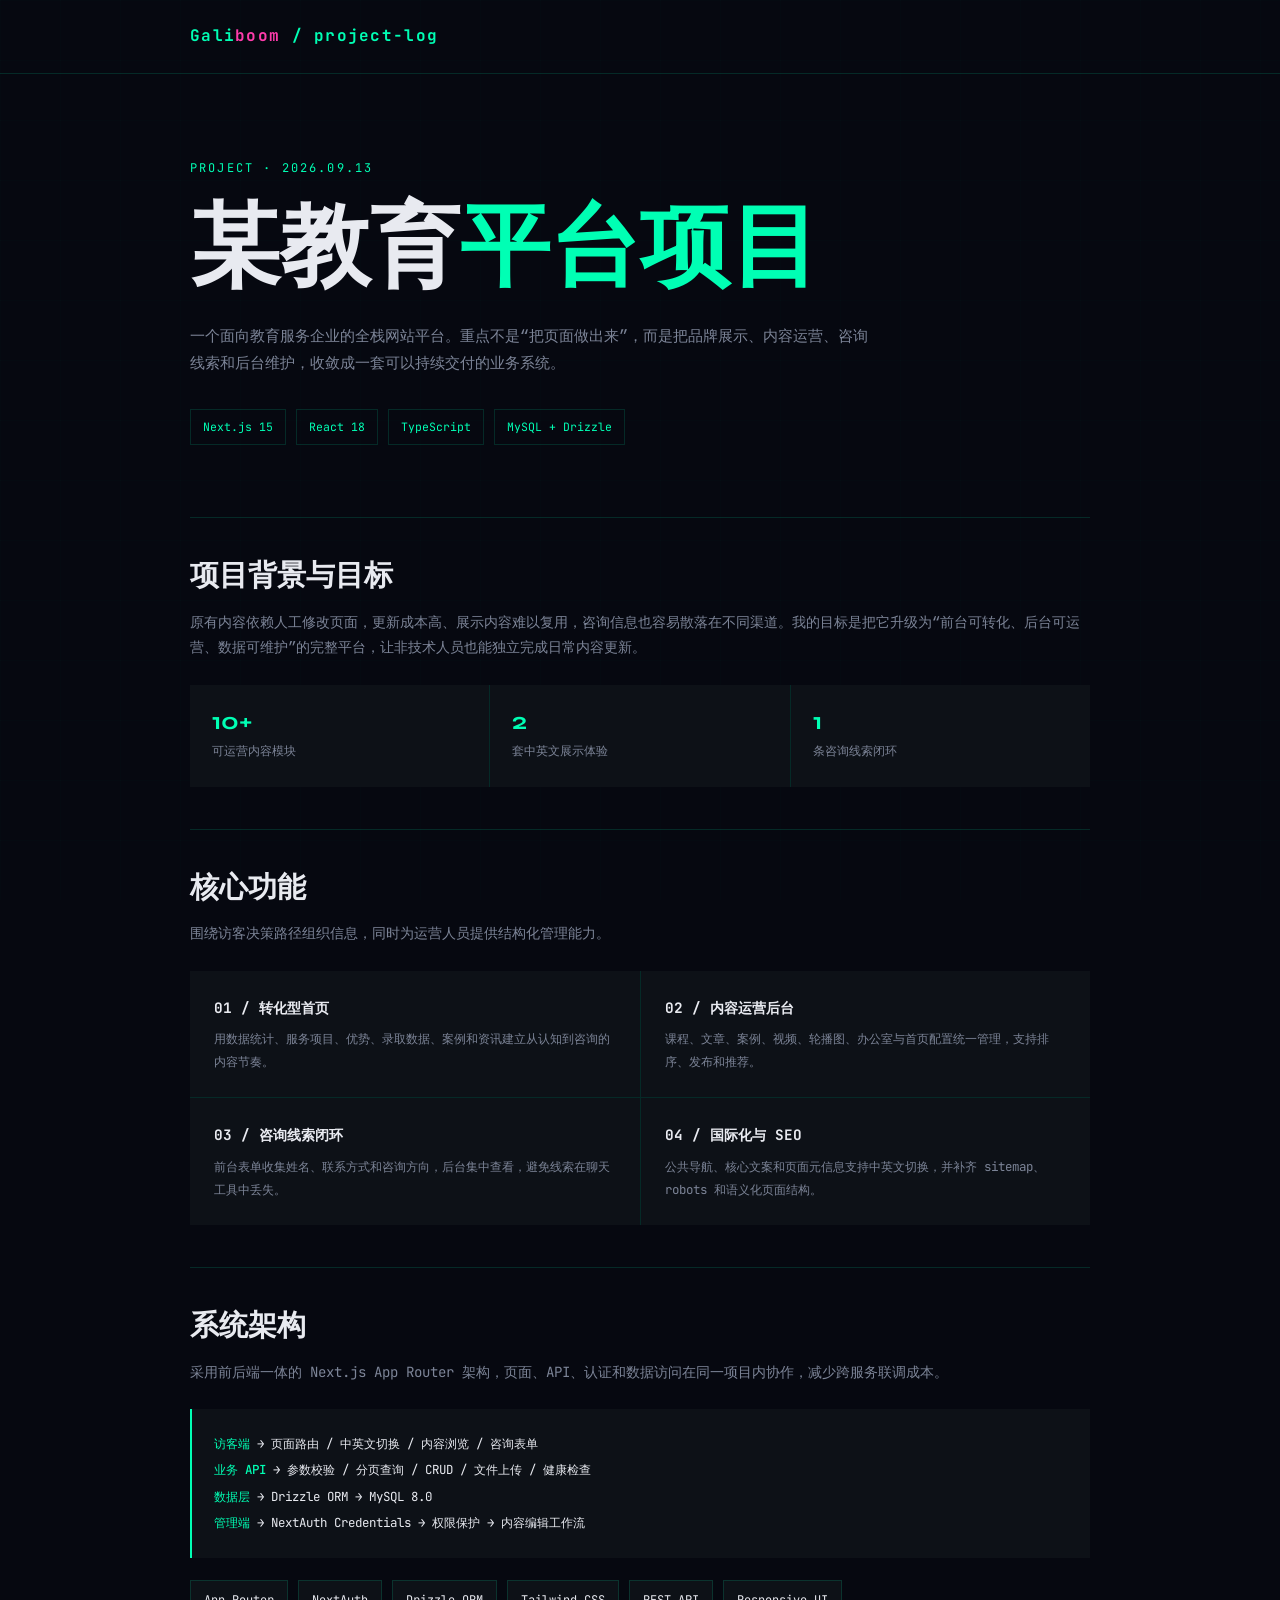
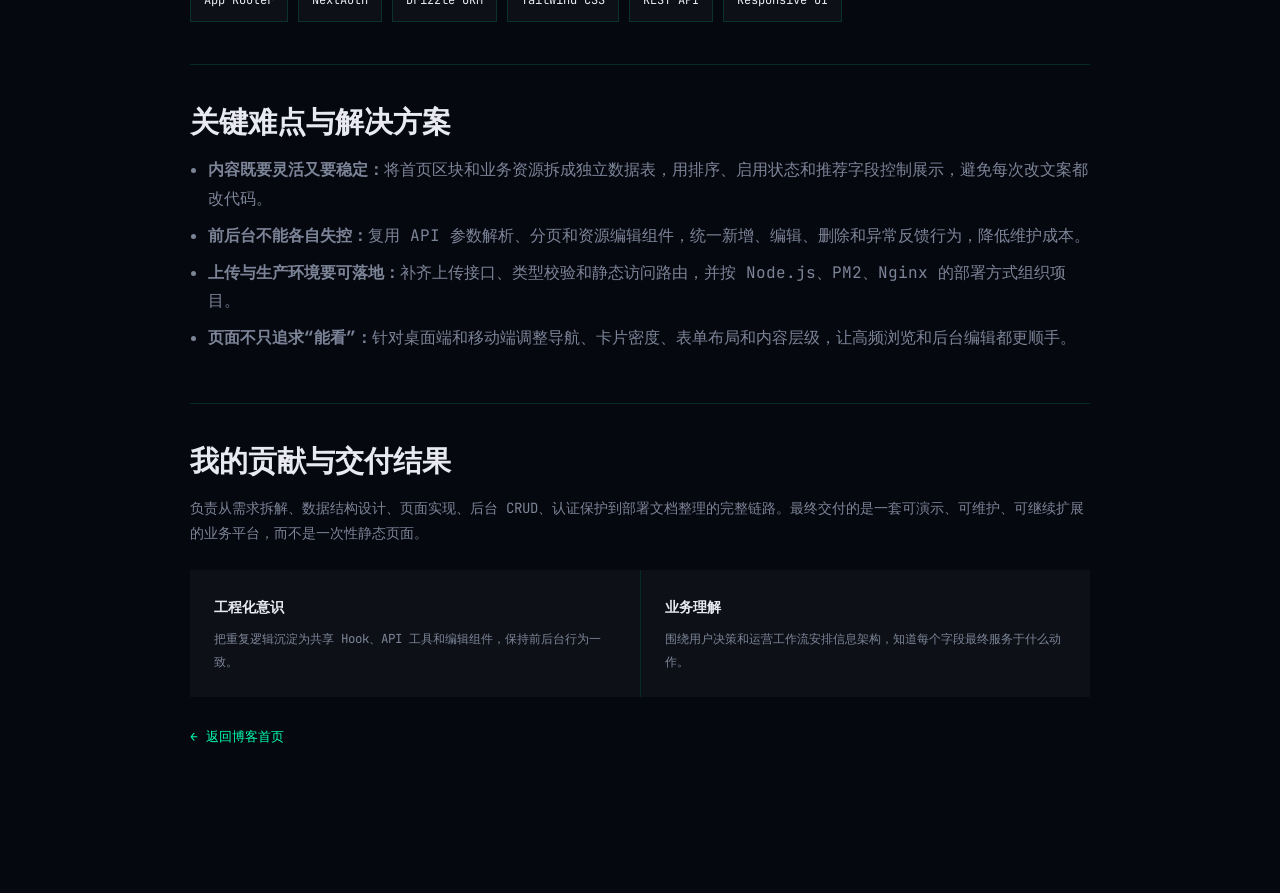
<file: edu-platform.html>
<!DOCTYPE html>
<html lang="zh-CN">
<head>
  <meta charset="UTF-8">
  <meta name="viewport" content="width=device-width, initial-scale=1.0">
  <title>某教育平台项目 · 项目记录</title>
  <link rel="preconnect" href="https://fonts.googleapis.com">
  <link href="https://fonts.googleapis.com/css2?family=JetBrains+Mono:wght@400;500;700&family=Syne:wght@600;700;800&display=swap" rel="stylesheet">
  <style>
    :root { --bg:#060810; --surface:#0d1117; --line:rgba(0,255,180,.14); --accent:#00ffb4; --pink:#ff3cac; --text:#e8eaf0; --muted:#7c8497; }
    * { box-sizing:border-box; margin:0; padding:0; }
    body { min-height:100vh; background:var(--bg); color:var(--text); font-family:"JetBrains Mono",monospace; line-height:1.8; }
    a { color:inherit; }
    .grid { position:fixed; inset:0; z-index:-1; opacity:.5; background-size:60px 60px; background-image:linear-gradient(rgba(0,255,180,.025) 1px,transparent 1px),linear-gradient(90deg,rgba(0,255,180,.025) 1px,transparent 1px); }
    .wrap { width:min(900px,calc(100% - 40px)); margin:auto; }
    nav { border-bottom:1px solid var(--line); padding:22px 0; }
    nav a { color:var(--accent); font-weight:700; text-decoration:none; letter-spacing:.08em; }
    nav span { color:var(--pink); }
    main { padding:84px 0 100px; }
    .eyebrow { color:var(--accent); font-size:.75rem; letter-spacing:.18em; text-transform:uppercase; }
    h1,h2 { font-family:Syne,sans-serif; line-height:1.1; }
    h1 { max-width:760px; margin:20px 0 24px; font-size:clamp(2.6rem,7vw,5.8rem); }
    h1 em { color:var(--accent); font-style:normal; }
    .lead { max-width:680px; color:var(--muted); font-size:.95rem; }
    .meta { display:flex; flex-wrap:wrap; gap:10px; margin:32px 0 72px; }
    .meta span { border:1px solid var(--line); color:var(--accent); padding:7px 12px; font-size:.72rem; }
    section { border-top:1px solid var(--line); padding:42px 0; }
    h2 { margin-bottom:18px; font-size:1.8rem; }
    p { color:var(--muted); font-size:.88rem; }
    .features { display:grid; grid-template-columns:repeat(2,1fr); gap:1px; margin-top:24px; background:var(--line); }
    .feature { background:var(--surface); padding:24px; }
    .feature strong { display:block; color:var(--text); margin-bottom:8px; font-size:.9rem; }
    .feature p, .feature li { font-size:.78rem; }
    .metrics { display:grid; grid-template-columns:repeat(3,1fr); gap:1px; margin-top:24px; background:var(--line); }
    .metric { background:var(--surface); padding:22px; }
    .metric strong { display:block; color:var(--accent); font:700 1.5rem Syne,sans-serif; }
    .metric span { color:var(--muted); font-size:.72rem; }
    .architecture { margin-top:24px; padding:22px; background:var(--surface); border-left:2px solid var(--accent); color:var(--text); font-size:.78rem; line-height:2.1; }
    .architecture b { color:var(--accent); font-weight:500; }
    ul { margin:18px 0 0 18px; color:var(--muted); }
    li { margin:8px 0; }
    .stack { display:flex; flex-wrap:wrap; gap:10px; margin-top:22px; }
    .stack span { color:var(--text); background:var(--surface); border:1px solid var(--line); padding:9px 13px; font-size:.75rem; }
    .back { display:inline-flex; margin-top:28px; color:var(--accent); text-decoration:none; font-size:.8rem; }
    @media (max-width:620px) { .wrap { width:min(100% - 28px,900px); } main { padding-top:56px; } .features { grid-template-columns:1fr; } }
  </style>
</head>
<body>
  <div class="grid"></div>
  <nav><div class="wrap"><a href="index.html">Gali<span>boom</span> / project-log</a></div></nav>
  <main class="wrap">
    <div class="eyebrow">Project · 2026.09.13</div>
    <h1>某教育<em>平台项目</em></h1>
    <p class="lead">一个面向教育服务企业的全栈网站平台。重点不是“把页面做出来”，而是把品牌展示、内容运营、咨询线索和后台维护，收敛成一套可以持续交付的业务系统。</p>
    <div class="meta"><span>Next.js 15</span><span>React 18</span><span>TypeScript</span><span>MySQL + Drizzle</span></div>

    <section>
      <h2>项目背景与目标</h2>
      <p>原有内容依赖人工修改页面，更新成本高、展示内容难以复用，咨询信息也容易散落在不同渠道。我的目标是把它升级为“前台可转化、后台可运营、数据可维护”的完整平台，让非技术人员也能独立完成日常内容更新。</p>
      <div class="metrics">
        <div class="metric"><strong>10+</strong><span>可运营内容模块</span></div>
        <div class="metric"><strong>2</strong><span>套中英文展示体验</span></div>
        <div class="metric"><strong>1</strong><span>条咨询线索闭环</span></div>
      </div>
    </section>

    <section>
      <h2>核心功能</h2>
      <p>围绕访客决策路径组织信息，同时为运营人员提供结构化管理能力。</p>
      <div class="features">
        <div class="feature"><strong>01 / 转化型首页</strong><p>用数据统计、服务项目、优势、录取数据、案例和资讯建立从认知到咨询的内容节奏。</p></div>
        <div class="feature"><strong>02 / 内容运营后台</strong><p>课程、文章、案例、视频、轮播图、办公室与首页配置统一管理，支持排序、发布和推荐。</p></div>
        <div class="feature"><strong>03 / 咨询线索闭环</strong><p>前台表单收集姓名、联系方式和咨询方向，后台集中查看，避免线索在聊天工具中丢失。</p></div>
        <div class="feature"><strong>04 / 国际化与 SEO</strong><p>公共导航、核心文案和页面元信息支持中英文切换，并补齐 sitemap、robots 和语义化页面结构。</p></div>
      </div>
    </section>

    <section>
      <h2>系统架构</h2>
      <p>采用前后端一体的 Next.js App Router 架构，页面、API、认证和数据访问在同一项目内协作，减少跨服务联调成本。</p>
      <div class="architecture">
        <b>访客端</b> → 页面路由 / 中英文切换 / 内容浏览 / 咨询表单<br>
        <b>业务 API</b> → 参数校验 / 分页查询 / CRUD / 文件上传 / 健康检查<br>
        <b>数据层</b> → Drizzle ORM → MySQL 8.0<br>
        <b>管理端</b> → NextAuth Credentials → 权限保护 → 内容编辑工作流
      </div>
      <div class="stack"><span>App Router</span><span>NextAuth</span><span>Drizzle ORM</span><span>Tailwind CSS</span><span>REST API</span><span>Responsive UI</span></div>
    </section>

    <section>
      <h2>关键难点与解决方案</h2>
      <ul>
        <li><strong>内容既要灵活又要稳定：</strong>将首页区块和业务资源拆成独立数据表，用排序、启用状态和推荐字段控制展示，避免每次改文案都改代码。</li>
        <li><strong>前后台不能各自失控：</strong>复用 API 参数解析、分页和资源编辑组件，统一新增、编辑、删除和异常反馈行为，降低维护成本。</li>
        <li><strong>上传与生产环境要可落地：</strong>补齐上传接口、类型校验和静态访问路由，并按 Node.js、PM2、Nginx 的部署方式组织项目。</li>
        <li><strong>页面不只追求“能看”：</strong>针对桌面端和移动端调整导航、卡片密度、表单布局和内容层级，让高频浏览和后台编辑都更顺手。</li>
      </ul>
    </section>

    <section>
      <h2>我的贡献与交付结果</h2>
      <p>负责从需求拆解、数据结构设计、页面实现、后台 CRUD、认证保护到部署文档整理的完整链路。最终交付的是一套可演示、可维护、可继续扩展的业务平台，而不是一次性静态页面。</p>
      <div class="features">
        <div class="feature"><strong>工程化意识</strong><p>把重复逻辑沉淀为共享 Hook、API 工具和编辑组件，保持前后台行为一致。</p></div>
        <div class="feature"><strong>业务理解</strong><p>围绕用户决策和运营工作流安排信息架构，知道每个字段最终服务于什么动作。</p></div>
      </div>
      <a class="back" href="index.html">← 返回博客首页</a>
    </section>
  </main>
</body>
</html>
</file>
